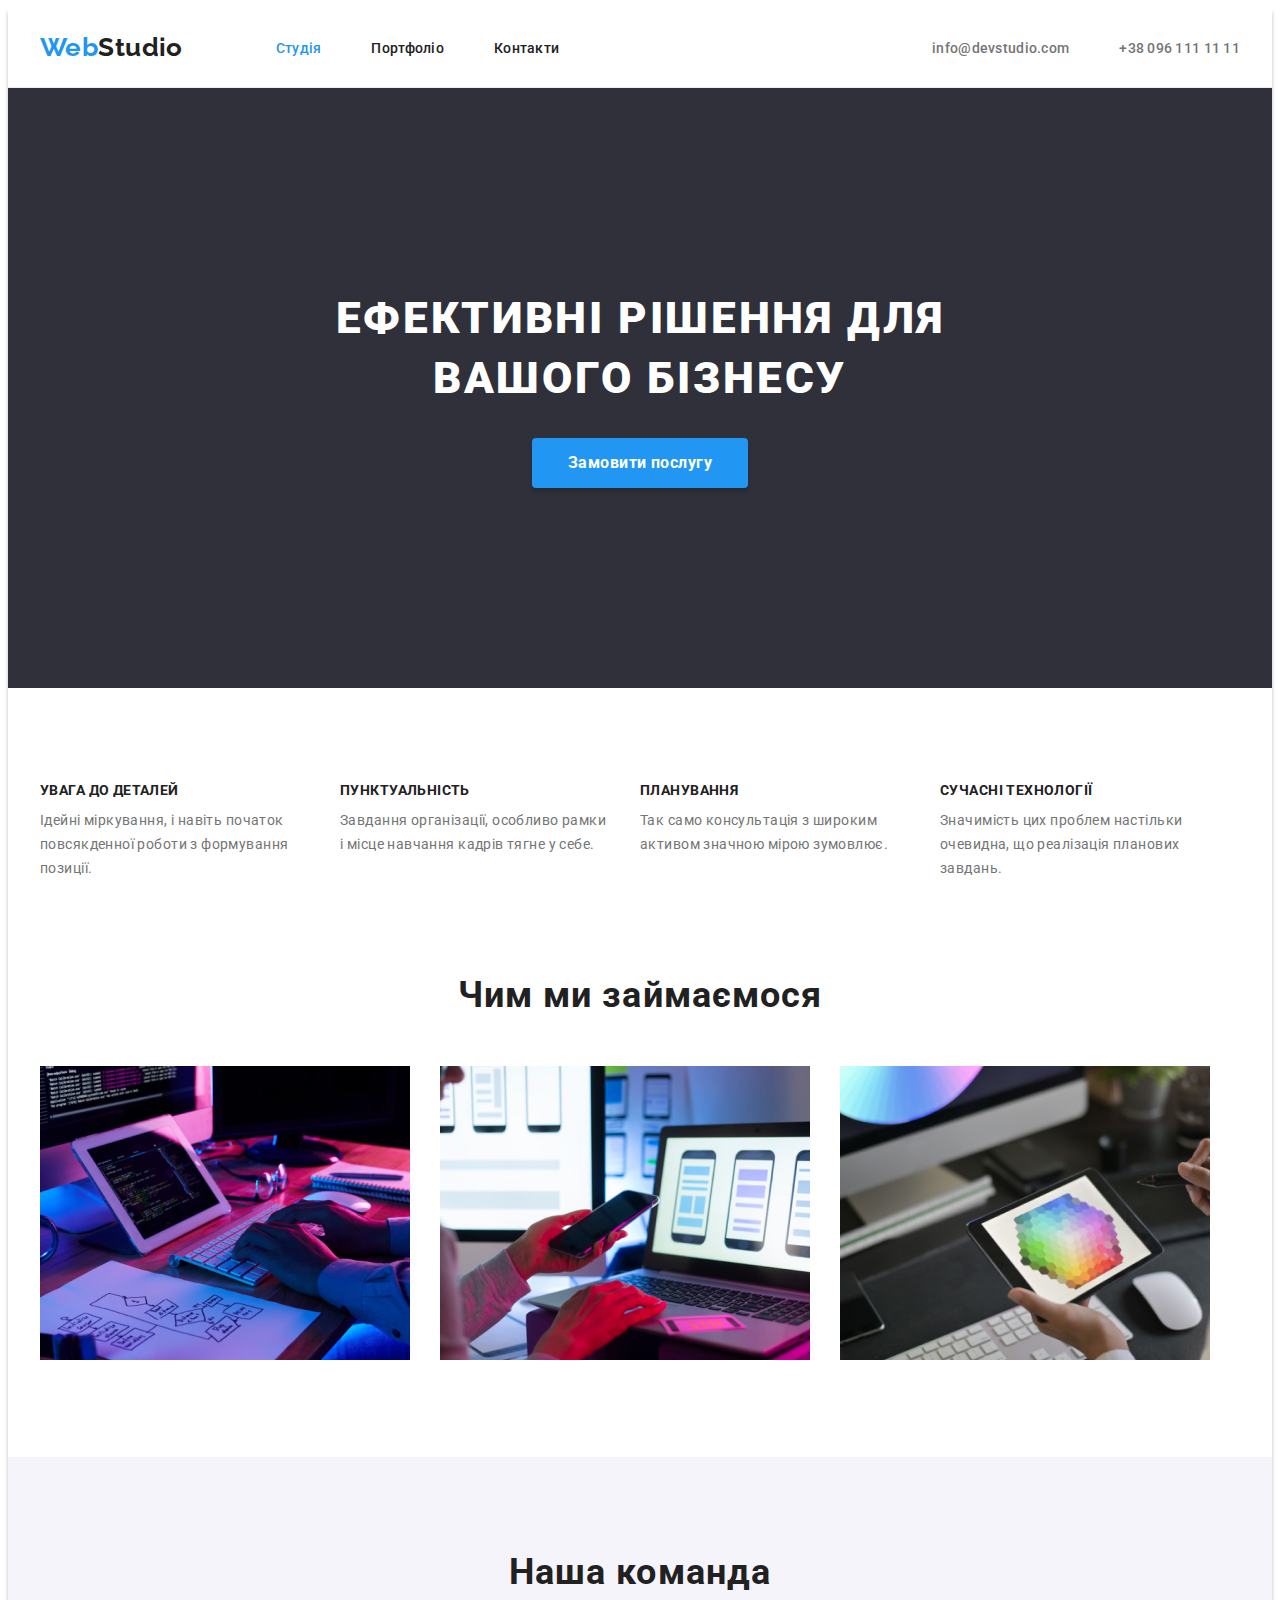
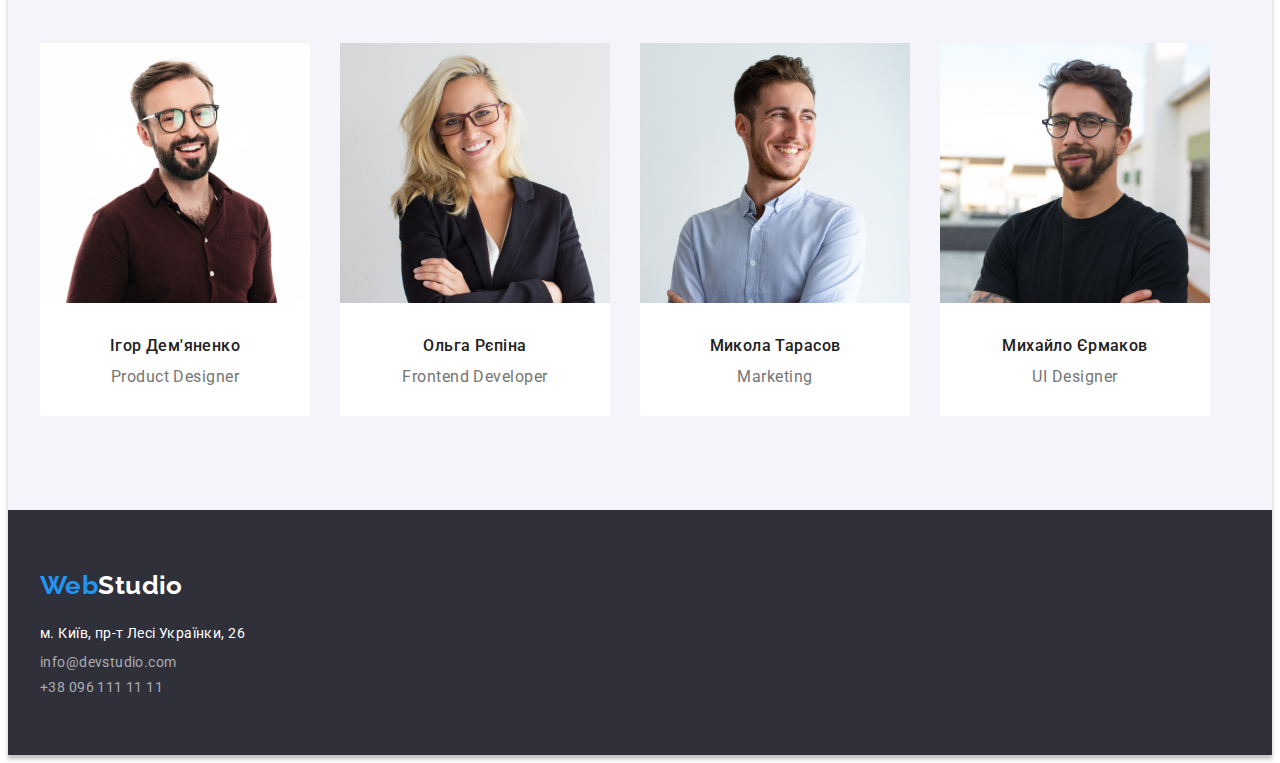
<file: index.html>
<!DOCTYPE html>
<html lang="uk">
  <head>
    <meta charset="UTF-8" />
    <meta http-equiv="X-UA-Compatible" content="IE=edge" />
    <meta name="viewport" content="width=device-width, initial-scale=1.0" />
    <title>WebStudio</title>
    <link rel="preconnect" href="https://fonts.googleapis.com" />
    <link rel="preconnect" href="https://fonts.gstatic.com" crossorigin />
    <!--Fonts-->
    <link
      href="https://fonts.googleapis.com/css2?family=Raleway:wght@700&family=Roboto:wght@400;500;700;900&display=swap"
      rel="stylesheet"
    />
    <!--Normalize-->
    <link
      rel="stylesheet"
      href="https://cdnjs.cloudflare.com/ajax/libs/modern-normalize/1.1.0/modern-normalize.min.css"
      integrity="sha512-wpPYUAdjBVSE4KJnH1VR1HeZfpl1ub8YT/NKx4PuQ5NmX2tKuGu6U/JRp5y+Y8XG2tV+wKQpNHVUX03MfMFn9Q=="
      crossorigin="anonymous"
      referrerpolicy="no-referrer"
    />
    <!--Styles-->
    <link rel="stylesheet" href="./styles/styles.css" />
  </head>
  <body class="page">
    <header class="header">
      <div class="conteiner header-conteiner">
        <!--Логотип посилання-->
        <a class="logo" href="./index.html" lang="en"> <span class="accent">Web</span>Studio </a>
        <!--Навігація-->
        <nav class="nav">
          <ul class="list-nav">
            <li class="nav-item">
              <a class="link-nav active" href="index.html">Студія</a>
            </li>
            <li class="nav-item">
              <a class="link-nav" href="portfolio.html">Портфоліо</a>
            </li>
            <li class="nav-item">
              <a class="link-nav" href="">Контакти</a>
            </li>
          </ul>
        </nav>
        <!--правка 1-->
        <ul class="list-contact">
          <li class="contact-item">
            <a
              class="link-contact"
              target="_blank"
              rel="noopener noreferrer"
              href="e-mail:info@devstudio.com"
            >
              info@devstudio.com
            </a>
          </li>
          <li class="contact-item">
            <a class="link-contact" href="tell:+380961111111">+38 096 111 11 11</a>
          </li>
        </ul>
      </div>
    </header>
    <!--Main section(правка 3)(правка 2.1)-->
    <main>
      <!--Шапка(Figma) правка 2-->
      <section class="section-slogan">
        <div class="conteiner slogan-conteiner">
          <h1 class="slogan">Ефективні рішення для вашого бізнесу</h1>
          <button class="btn" type="button">Замовити послугу</button>
        </div>
      </section>
      <!--Особливості (правка 4)-->
      <section class="about">
        <div class="conteiner about-conteiner">
          <h2 class="hide">Потрібен для семантики</h2>
          <ul class="about-list">
            <li class="about-item">
              <h3 class="caption">УВАГА ДО ДЕТАЛЕЙ</h3>
              <p class="desc">
                Ідейні міркування, і навіть початок повсякденної роботи з формування позиції.
              </p>
            </li>
            <li class="about-item">
              <h3 class="caption">ПУНКТУАЛЬНІСТЬ</h3>
              <p class="desc">
                Завдання організації, особливо рамки і місце навчання кадрів тягне у себе.
              </p>
            </li>
            <li class="about-item">
              <h3 class="caption">ПЛАНУВАННЯ</h3>
              <p class="desc">Так само консультація з широким активом значною мірою зумовлює.</p>
            </li>
            <li class="about-item">
              <h3 class="caption">СУЧАСНІ ТЕХНОЛОГІЇ</h3>
              <p class="desc">
                Значимість цих проблем настільки очевидна, що реалізація планових завдань.
              </p>
            </li>
          </ul>
        </div>
      </section>
      <!--Чим ми займаємось-->
      <section class="work">
        <div class="conteiner work-conteiner">
          <h2 class="work-title">Чим ми займаємося</h2>
          <!--Зображення (правка 5)-->
          <ul class="work-list">
            <li class="work-img"><img src="./images/studio/box1.png" alt="1" width="370" /></li>
            <li class="work-img"><img src="./images/studio/box2.png" alt="2" width="370" /></li>
            <li class="work-img"><img src="./images/studio/box3.png" alt="3" width="370" /></li>
          </ul>
        </div>
      </section>
      <!--Наша команда-->
      <section class="team">
        <div class="conteiner team-conteiner">
          <h2 class="team-title">Наша команда</h2>
          <!--Фото з підписами (правка 6)-->
          <ul class="team-list">
            <li class="team-item">
              <img
                class="team-img"
                src="./images/team/img1.jpeg"
                alt="Ігор Дем'яненко"
                width="270"
              />
              <div class="team-desc">
                <h3 class="team-name">Ігор Дем'яненко</h3>
                <p class="team-position" lang="en">Product Designer</p>
              </div>
            </li>
            <li class="team-item">
              <img class="team-img" src="./images/team/img2.jpeg" alt="Ольга Рєпіна" width="270" />
              <div class="team-desc">
                <h3 class="team-name">Ольга Рєпіна</h3>
                <p class="team-position" lang="en">Frontend Developer</p>
              </div>
            </li>
            <li class="team-item">
              <img
                class="team-img"
                src="./images/team/img3.jpeg"
                alt="Микола Тарасов"
                width="270"
              />
              <div class="team-desc">
                <h3 class="team-name">Микола Тарасов</h3>
                <p class="team-position" lang="en">Marketing</p>
              </div>
            </li>
            <li class="team-item">
              <img
                class="team-img"
                src="./images/team/img4.jpeg"
                alt="Михайло Єрмаков"
                width="270"
              />
              <div class="team-desc">
                <h3 class="team-name">Михайло Єрмаков</h3>
                <p class="team-position" lang="en">UI Designer</p>
              </div>
            </li>
          </ul>
        </div>
      </section>
    </main>
    <!--Підвал-->
    <footer class="footer">
      <div class="conteiner footer-conteiner">
        <a class="logo" href=""> <span class="accent">Web</span>Studio</a>
        <!--правка 7-->
        <address class="address">
          <p class="address-desc">м. Київ, пр-т Лесі Українки, 26</p>
          <ul class="address-list">
            <li class="address-item">
              <a
                class="address-link"
                target="_blank"
                rel="noopener noreferrer"
                href="e-mail:info@devstudio.com"
              >
                info@devstudio.com
              </a>
            </li>
            <li class="address-item">
              <a class="address-link" href="tell:+380961111111">+38 096 111 11 11</a>
            </li>
          </ul>
        </address>
      </div>
    </footer>
  </body>
</html>
</file>
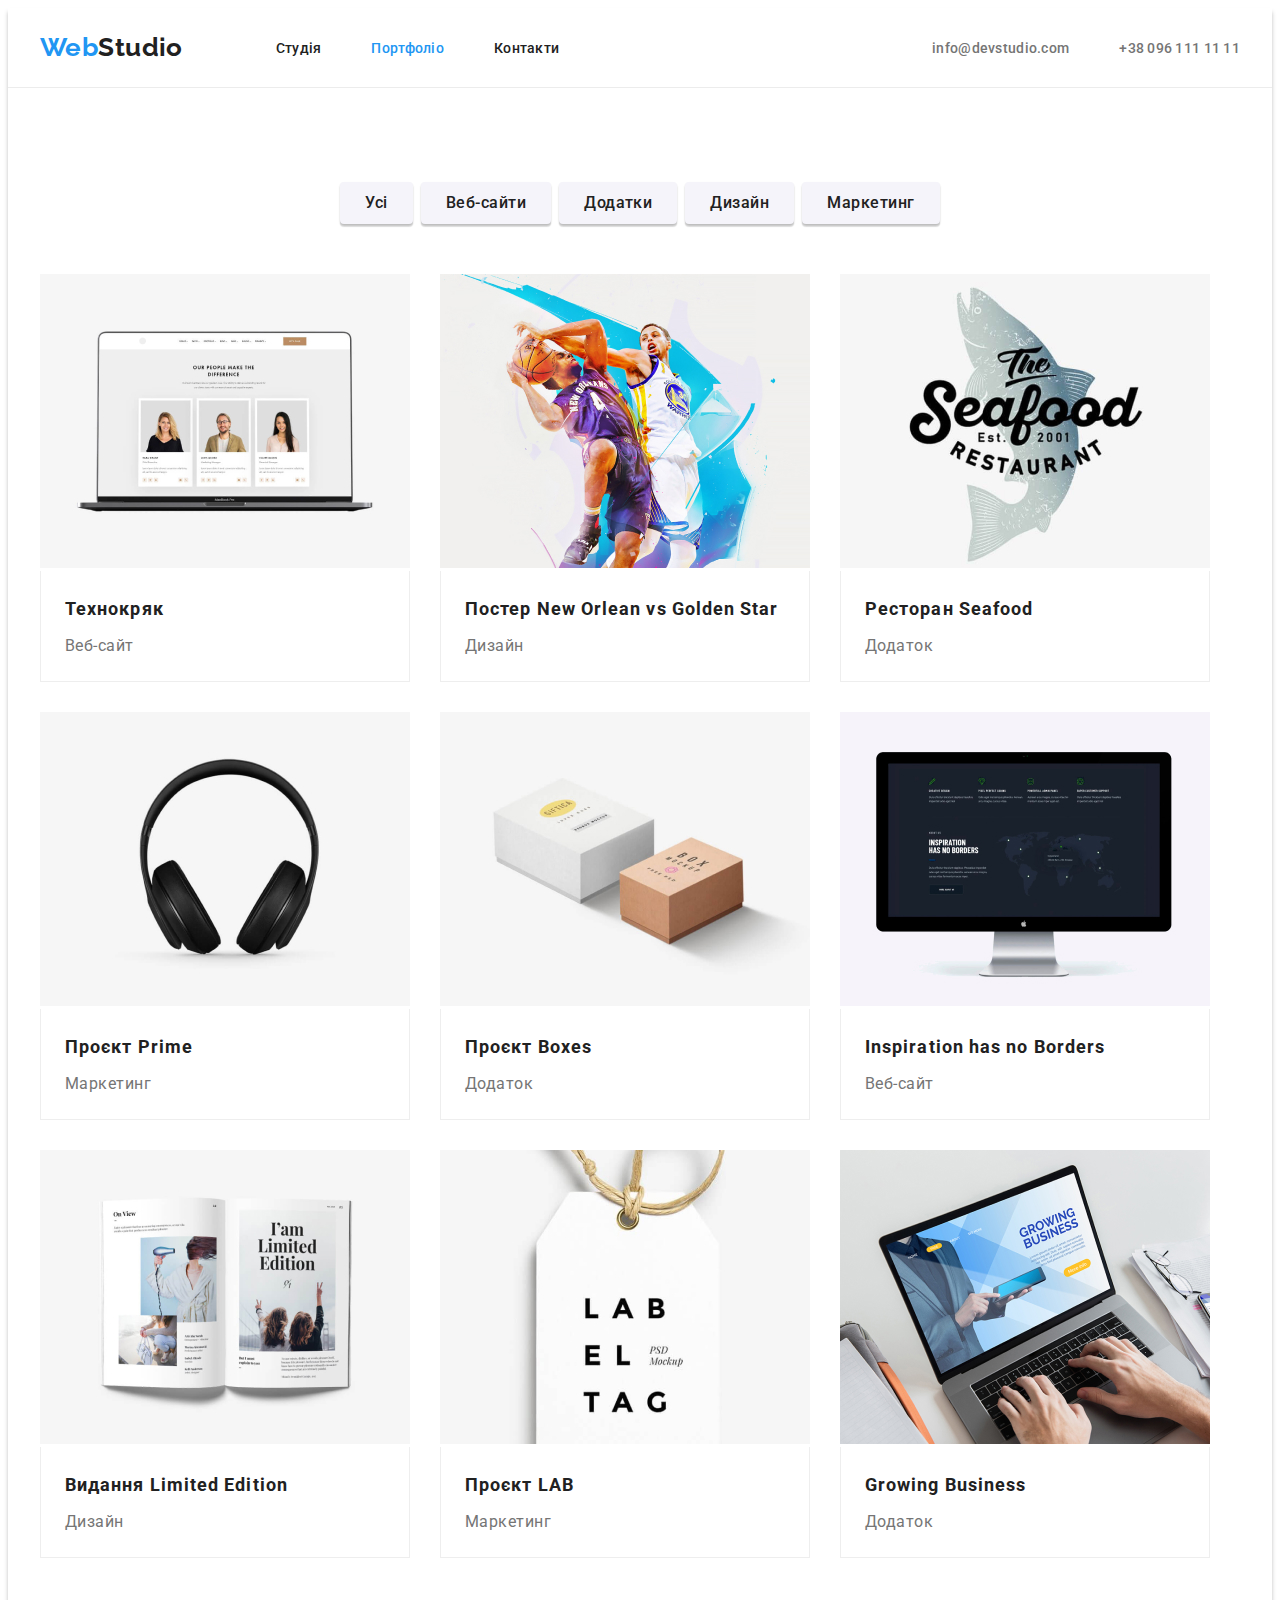
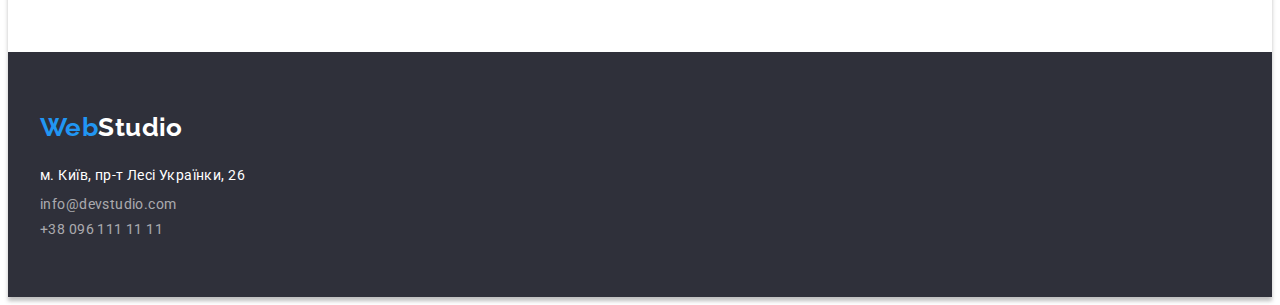
<file: portfolio.html>
<!DOCTYPE html>
<html lang="uk">
  <head>
    <meta charset="UTF-8" />
    <meta http-equiv="X-UA-Compatible" content="IE=edge" />
    <meta name="viewport" content="width=device-width, initial-scale=1.0" />
    <title>Portfolio</title>
    <link rel="preconnect" href="https://fonts.googleapis.com" />
    <link rel="preconnect" href="https://fonts.gstatic.com" crossorigin />
    <!--Fonts-->
    <link
      href="https://fonts.googleapis.com/css2?family=Raleway:wght@700&family=Roboto:wght@400;500;700;900&display=swap"
      rel="stylesheet"
    />
    <!--Normalize-->
    <link
      rel="stylesheet"
      href="https://cdnjs.cloudflare.com/ajax/libs/modern-normalize/1.1.0/modern-normalize.min.css"
      integrity="sha512-wpPYUAdjBVSE4KJnH1VR1HeZfpl1ub8YT/NKx4PuQ5NmX2tKuGu6U/JRp5y+Y8XG2tV+wKQpNHVUX03MfMFn9Q=="
      crossorigin="anonymous"
      referrerpolicy="no-referrer"
    />
    <!--Styles-->
    <link rel="stylesheet" href="./styles/styles.css" />
  </head>
  <body class="page">
    <header class="header">
      <div class="conteiner header-conteiner">
        <!--Логотип посилання-->
        <a class="logo" href="./index.html" lang="en"> <span class="accent">Web</span>Studio</a>
        <!--Навігація-->
        <nav class="nav">
          <ul class="list-nav">
            <li class="nav-item">
              <a class="link-nav" href="index.html">Студія</a>
            </li>
            <li class="nav-item">
              <a class="link-nav active" href="portfolio.html">Портфоліо</a>
            </li>
            <li class="nav-item">
              <a class="link-nav" href="">Контакти</a>
            </li>
          </ul>
        </nav>
        <!--правка 1-->
        <ul class="list-contact">
          <li class="contact-item">
            <a
              class="link-contact"
              target="_blank"
              rel="noopener noreferrer"
              href="e-mail:info@devstudio.com"
            >
              info@devstudio.com
            </a>
          </li>
          <li class="contact-item">
            <a class="link-contact" href="tell:+380961111111">+38 096 111 11 11</a>
          </li>
        </ul>
      </div>
    </header>
    <main>
      <section class="section-hero">
        <div class="conteiner">
          <ul class="filter-group">
            <li class="filter-list">
              <button class="filter-btn" type="button">Усі</button>
            </li>
            <li class="filter-list">
              <button class="filter-btn" type="button">Веб-сайти</button>
            </li>
            <li class="filter-list">
              <button class="filter-btn" type="button">Додатки</button>
            </li>
            <li class="filter-list">
              <button class="filter-btn" type="button">Дизайн</button>
            </li>
            <li class="filter-list">
              <button class="filter-btn" type="button">Маркетинг</button>
            </li>
          </ul>
          <ul class="projects">
            <li class="project-item">
              <img
                class="project-img"
                src="./images/portfolio/projects/img1.jpeg"
                alt="Технокряк"
                width="370"
              />
              <div class="project-desc-group">
                <h3 class="project-title">Технокряк</h3>
                <p class="project-desc">Веб-сайт</p>
              </div>
            </li>
            <li class="project-item">
              <img
                class="project-img"
                src="./images/portfolio/projects/img2.jpeg"
                alt="Постер New Orlean vs Golden Star"
                width="370"
              />
              <div class="project-desc-group">
                <h3 class="project-title">Постер New Orlean vs Golden Star</h3>
                <p class="project-desc">Дизайн</p>
              </div>
            </li>
            <li class="project-item">
              <img
                class="project-img"
                src="./images/portfolio/projects/img3.jpeg"
                alt="Ресторан Seafood"
                width="370"
              />
              <div class="project-desc-group">
                <h3 class="project-title">Ресторан Seafood</h3>
                <p class="project-desc">Додаток</p>
              </div>
            </li>
            <li class="project-item">
              <img
                class="project-img"
                src="./images/portfolio/projects/img4.jpeg"
                alt="Проєкт Prime"
                width="370"
              />
              <div class="project-desc-group">
                <h3 class="project-title">Проєкт Prime</h3>
                <p class="project-desc">Маркетинг</p>
              </div>
            </li>
            <li class="project-item">
              <img
                class="project-img"
                src="./images/portfolio/projects/img5.jpeg"
                alt="Проєкт Boxes"
                width="370"
              />
              <div class="project-desc-group">
                <h3 class="project-title">Проєкт Boxes</h3>
                <p class="project-desc">Додаток</p>
              </div>
            </li>
            <li class="project-item">
              <img
                class="project-img"
                src="./images/portfolio/projects/img6.jpeg"
                alt="Inspiration has no Borders"
                width="370"
              />
              <div class="project-desc-group">
                <h3 class="project-title">Inspiration has no Borders</h3>
                <p class="project-desc">Веб-сайт</p>
              </div>
            </li>
            <li class="project-item">
              <img
                class="project-img"
                src="./images/portfolio/projects/img7.jpeg"
                alt="Видання Limited Edition"
                width="370"
              />
              <div class="project-desc-group">
                <h3 class="project-title">Видання Limited Edition</h3>
                <p class="project-desc">Дизайн</p>
              </div>
            </li>
            <li class="project-item">
              <img
                class="project-img"
                src="./images/portfolio/projects/img8.jpeg"
                alt="Проєкт LAB"
                width="370"
              />
              <div class="project-desc-group">
                <h3 class="project-title">Проєкт LAB</h3>
                <p class="project-desc">Маркетинг</p>
              </div>
            </li>
            <li class="project-item">
              <img
                class="project-img"
                src="./images/portfolio/projects/img9.jpeg"
                alt="Growing Business"
                width="370"
              />
              <div class="project-desc-group">
                <h3 class="project-title">Growing Business</h3>
                <p class="project-desc">Додаток</p>
              </div>
            </li>
          </ul>
        </div>
      </section>
    </main>
    <footer class="footer">
      <div class="conteiner footer-conteiner">
        <a class="logo" href=""> <span class="accent">Web</span>Studio</a>
        <!--правка 7-->
        <address class="address">
          <p class="address-desc">м. Київ, пр-т Лесі Українки, 26</p>
          <ul class="address-list">
            <li class="address-item">
              <a
                class="address-link"
                target="_blank"
                rel="noopener noreferrer"
                href="e-mail:info@devstudio.com"
              >
                info@devstudio.com
              </a>
            </li>
            <li class="address-item">
              <a class="address-link" href="tell:+380961111111">+38 096 111 11 11</a>
            </li>
          </ul>
        </address>
      </div>
    </footer>
  </body>
</html>
</file>
<file: styles/styles.css>
:root {
  /*fonts*/
  --main-font: 'Roboto', sans-serif;
  --logo-font: 'Raleway', sans-serif;

  /*text*/
  --main-txt-cl: #212121;
  --text-cl: #757575;
  --accent-txt-cl: #2196f3;
  --btn-txt-cl: #ffffff;
  --adrs-txt-cl: #ffffff;
  --main-line-h: calc(16 / 14);
  --logo-line-h: calc(31 / 26);
  --txt-line-h: calc(24 / 14);
  --main-letter-s: 0.03em;
  --additional-letter-s: 0.02em;
  --accent-letter-s: 0.06em;

  /*bcg colors*/
  --main-bcg-cl: #ffffff;
  --accent-bcg-cl: #2f303a;
  --btn-bcg-cl: #2196f3;
  --btn-act-bcg-cl: #188ce8;

  /*others*/
}
/*Reset*/
h1,
h2,
h3,
h4,
h5,
h6,
p,
ul {
  margin: 0;
  padding: 0%;
  list-style: none;
}
/* Body */
.page {
  font-family: var(--main-font);
  font-size: 14px;
  line-height: var(--main-line-h);
  letter-spacing: var(--main-letter-s);
  color: var(--main-txt-cl);
  background-color: var(--main-bcg-cl);
  box-shadow: 0px 4px 4px rgba(0, 0, 0, 0.25);
}
.conteiner {
  width: 1200px;
  margin: 0 auto;
  padding: 0 15px;
}

/* Header */
.header {
  background-color: var(--main-bcg-cl);
  padding: 24px 0;
  border-bottom: 1px solid #ececec;
}
.header-conteiner {
  display: flex;
  align-items: center;
  /*margin-bottom: 93px;*/
}
.logo {
  font-family: var(--logo-font);
  font-weight: 700;
  font-size: 26px;
  line-height: calc(31 / 26);
}
.accent {
  color: var(--accent-txt-cl);
}
.logo,
.link-nav,
.link-contact,
.address-link {
  text-decoration: none;
  color: currentColor;
}
.active {
  color: var(--btn-bcg-cl);
}
.list-nav {
  display: flex;
  gap: 50px;
}
.nav {
  margin-left: 93px;
}
.list-nav,
.list-contact,
.about-list,
.work-list,
.team-list,
.address-list,
.filter-list,
.projects {
  list-style: none;
}
.list-contact {
  display: flex;
  gap: 50px;
  margin-left: auto;
}
.link-nav:hover,
.link-nav:focus,
.link-contact:hover,
.link-contact:focus {
  color: var(--accent-txt-cl);
}
.link-nav,
.link-contact {
  font-weight: 500;
  font-size: 14px;
  line-height: 16px;
  letter-spacing: 0.02em;
}
.link-contact {
  color: var(--text-cl);
}
/* Main */

/* Шапка */

.section-slogan {
  background-color: var(--accent-bcg-cl);
  padding: 200px 0;
  text-align: center;
}
.slogan-conteiner {
  /*
  margin-bottom: 94px;
  display: flex;
  align-items: center;
  flex-direction: column;
  padding: 200px;
  */
}
.slogan {
  margin: 0 auto;
  width: 696px;
  margin-bottom: 30px;
  font-weight: 900;
  font-size: 44px;
  line-height: calc(60 / 44);
  text-align: center;
  letter-spacing: var(--accent-letter-s);
  text-transform: uppercase;
  color: #ffffff;
}
.btn,
.filter-btn {
  font-family: inherit;
  background-color: var(--btn-bcg-cl);
  color: var(--btn-txt-cl);
  cursor: pointer;
  border: none;
  text-align: center;
  letter-spacing: var(--main-letter-s);
}
.btn {
  width: 216px;
  padding: 10px 32px;
  font-family: inherit;
  font-weight: 700;
  font-size: 16px;
  line-height: calc(30 / 16);
  box-shadow: 0px 4px 4px rgba(0, 0, 0, 0.15);
  border-radius: 4px;
}
.btn:focus,
.btn:hover {
  background-color: var(--btn-act-bcg-cl);
}

.filter-btn {
  font-family: inherit;
  font-weight: 500;
  font-size: 16px;
  line-height: calc(26 / 16);
  box-shadow: 0px 3px 1px rgba(0, 0, 0, 0.1), 0px 1px 2px rgba(0, 0, 0, 0.08),
    0px 2px 2px rgba(0, 0, 0, 0.12);
  border-radius: 4px;
}

.project-title {
  margin-bottom: 4px;

  font-weight: 700;
  font-size: 18px;
  line-height: calc(36 / 18);
  letter-spacing: var(--accent-letter-s);
}
.project-desc {
  font-size: 16px;
  line-height: calc(30 / 16);
  letter-spacing: var(--main-letter-s);
  color: var(--text-cl);
}

/* Особливлсті секція about */
.about {
  padding-top: 94px;
  padding-bottom: 94px;
}
.hide {
  display: none;
}
.about-conteiner {
}
.about-list {
  display: flex;
  gap: 30px;
}
.about-item {
  width: 270px;
}
.caption {
  margin-bottom: 10px;
  font-weight: 700;
  font-size: 14px;
  line-height: var(--main-line-h);
  letter-spacing: var(--main-letter-s);
  text-transform: uppercase;
}
.desc {
  font-size: 14px;
  line-height: var(--txt-line-h);
  letter-spacing: var(--main-letter-s);
  color: var(--text-cl);
}
/* Чим ми займаємось Work */
.work {
  padding-bottom: 94px;
}
.work-conteiner {
}

.work-title {
  text-align: center;
  margin-bottom: 50px;
  font-weight: 700;
  font-size: 36px;
  line-height: calc(42 / 36);
  letter-spacing: var(--main-letter-s);
}
.work-list {
  display: flex;
  gap: 30px;
}
.work-img {
}
/* наша команда Team */
.team {
  padding-top: 94px;
  padding-bottom: 94px;
  background-color: #f5f4fa;
}
.team-conteiner {
}
.team-title {
  margin-bottom: 50px;
  font-weight: 700;
  font-size: 36px;
  line-height: 42px;
  text-align: center;
  letter-spacing: var(--main-letter-s);
}
.team-list {
  display: flex;
  gap: 30px;
}
.team-item {
  width: 270px;
  background-color: var(--main-bcg-cl);
}
.team-img {
}
.team-desc {
  text-align: center;
  padding-top: 30px;
  padding-bottom: 30px;
}
.team-name {
  margin-bottom: 12px;
  font-weight: 500;
  font-size: 16px;
  line-height: calc(19 / 16);
}
.team-position {
  font-size: 16px;
  line-height: calc(19 / 16);
  letter-spacing: var(--main-letter-s);
  color: var(--text-cl);
}

/* Головна секція у портфоліо */
.section-hero {
  padding-top: 94px;
  padding-bottom: 94px;
}

.filter-group {
  display: flex;
  justify-content: center;
  margin-bottom: 50px;
  gap: 8px;
}
/*.filter-list {
  display: flex;
  gap: 8px;
  justify-content: center;
}*/
.filter-btn {
  padding: 8px 25px;

  font-weight: 500;
  font-size: 16px;
  line-height: calc(26 / 16);
  color: var(--main-txt-cl);
  display: block;
  cursor: pointer;
  background-color: #f5f4fa;
}
.filter-btn:hover,
.filter-btn:focus {
  color: var(--btn-txt-cl);
  background-color: var(--btn-bcg-cl);
}
.projects {
  display: flex;
  flex-wrap: wrap;
  gap: 30px;
}
.project-item {
  width: 370px;
}
.project-img {
}
.project-desc-group {
  border: 1px solid #eeeeee;
  border-top: none;
  padding: 20px 24px;
  padding-left: 24px;
}
/* Підвал Footer */

.footer {
  padding: 60px 0;
  background-color: var(--accent-bcg-cl);
}
.footer-conteiner {
}
.footer .logo {
  display: block;
  color: #ffffff;
  margin-bottom: 20px;
}
.accent {
}
.address {
  font-style: normal;
}
.address-desc {
  margin-bottom: 9px;
  font-size: 14px;
  line-height: var(--txt-line-h);
  letter-spacing: var(--main-letter-s);
  color: var(--adrs-txt-cl);
}
.address-list {
}
.address-item:not(:last-child) {
  margin-bottom: 9px;
}
.address-link {
  font-size: 14px;
  line-height: var(--main-line-h);
  letter-spacing: var(--main-letter-s);
  color: rgba(255, 255, 255, 0.6);
}
</file>
